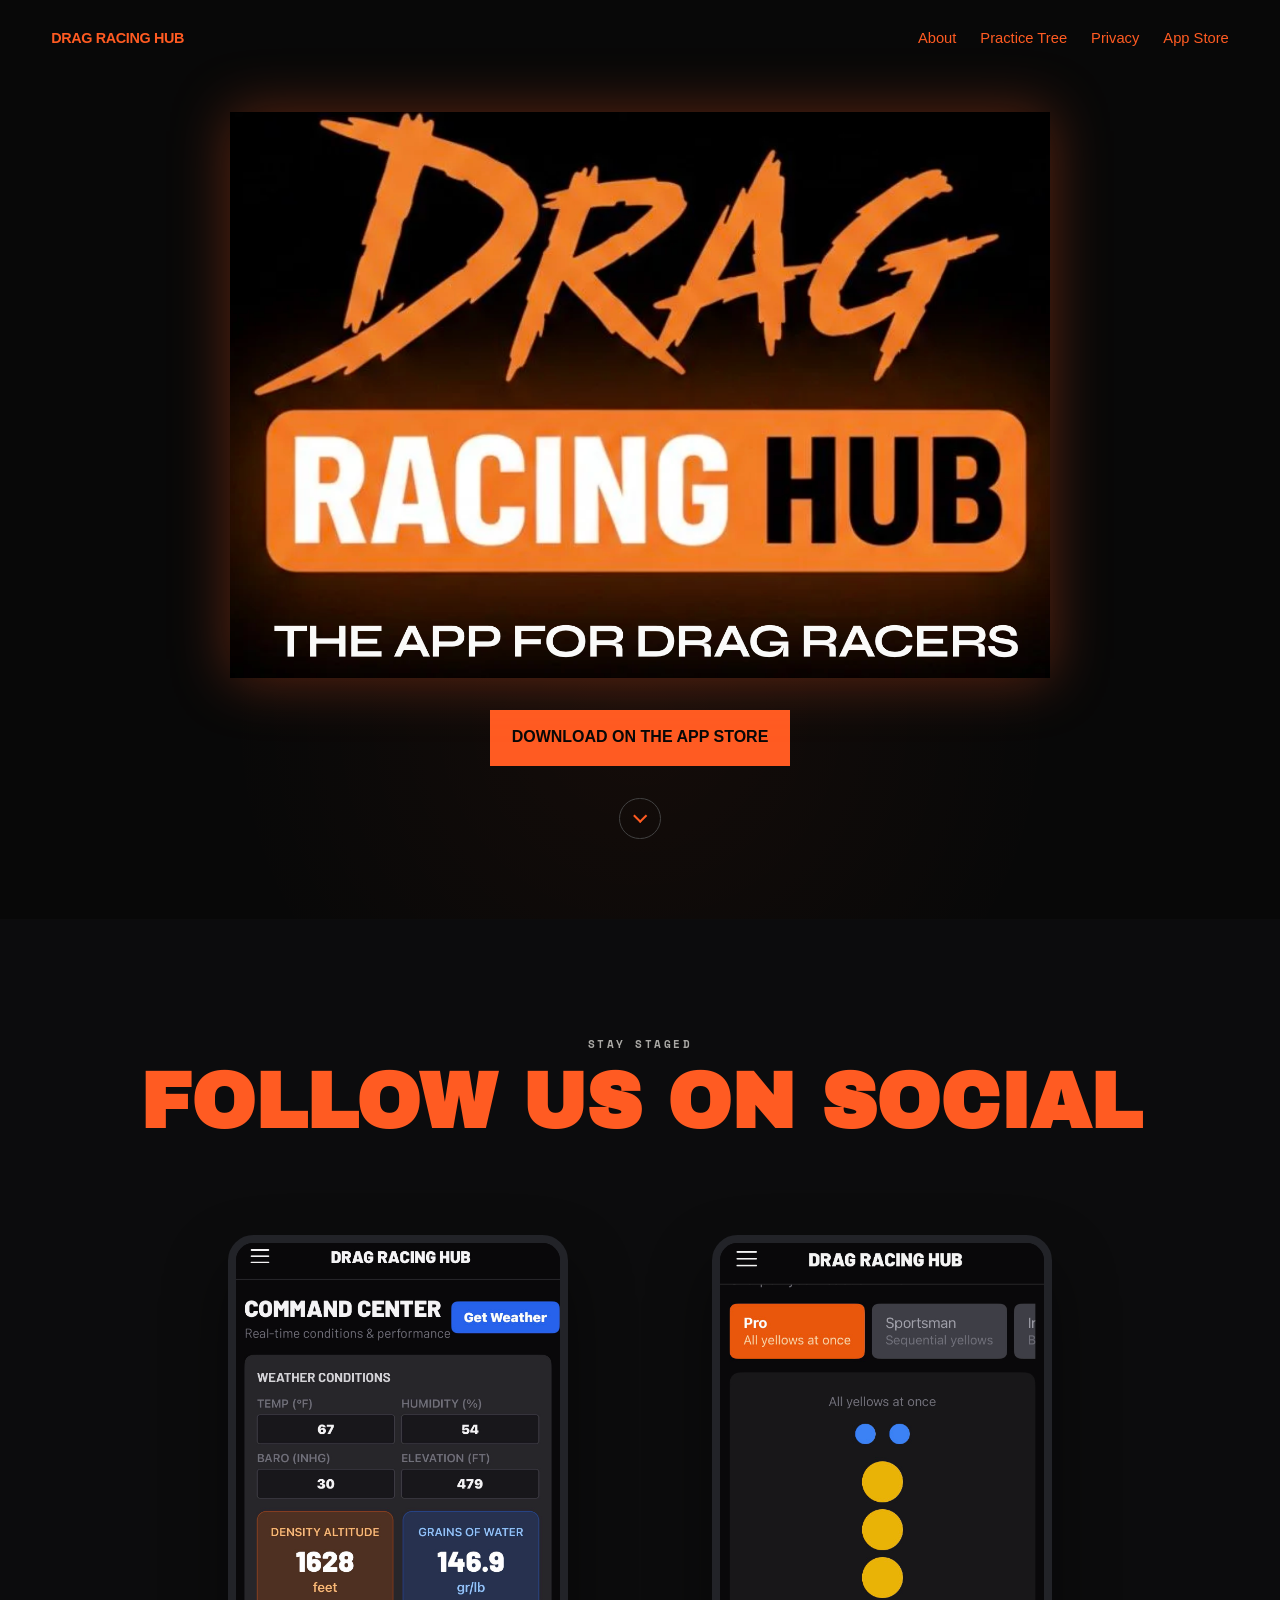
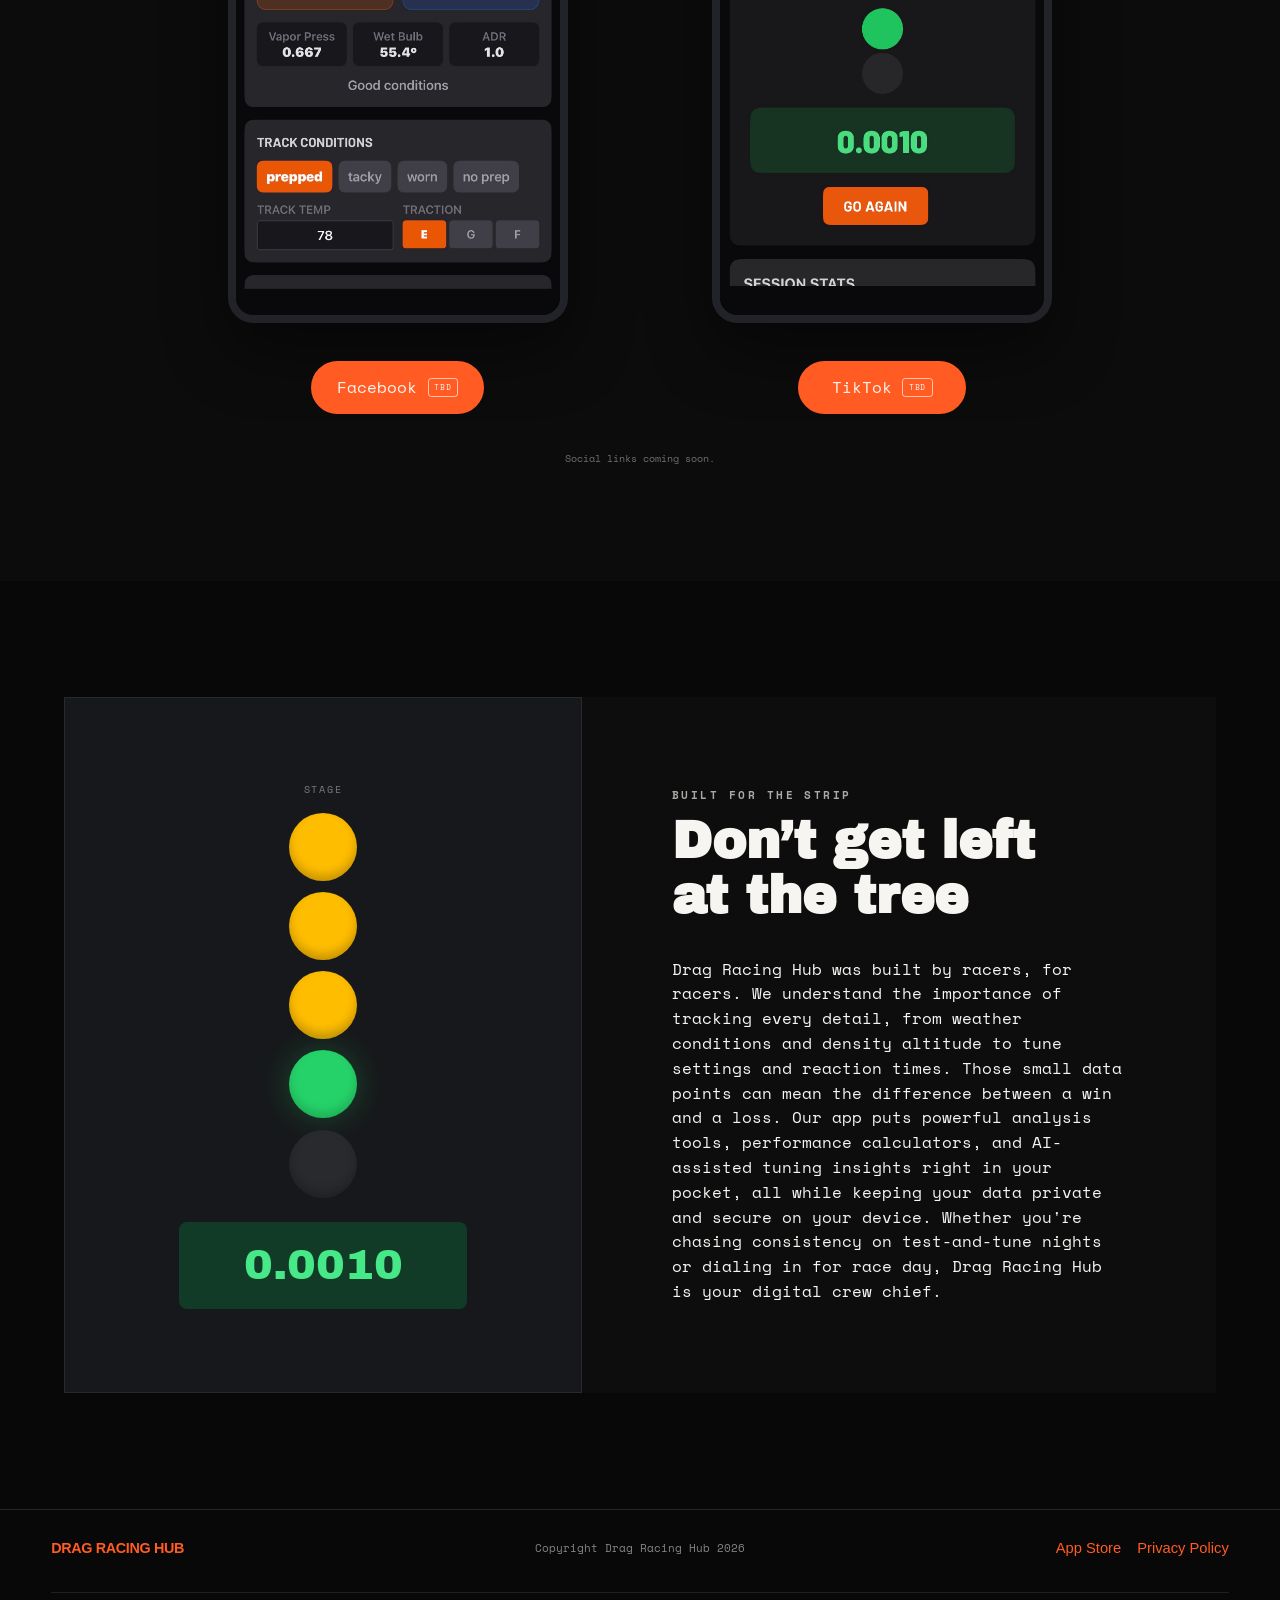
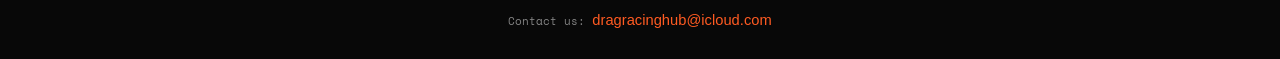
<file: index.html>
<!doctype html>
<html lang="en">
  <head>
    <meta charset="utf-8">
    <meta name="viewport" content="width=device-width, initial-scale=1">
    <meta name="description" content="Drag Racing Hub is the app for drag racers. It is a private, pocket-sized digital crew chief.">
    <title>Drag Racing Hub</title>
    <link rel="stylesheet" href="styles.css?v=20260923-6">
  </head>
  <body>
    <a class="skip-link" href="#main">Skip to content</a>

    <header class="site-header">
      <a class="wordmark" href="index.html" aria-label="Drag Racing Hub home">Drag Racing Hub</a>
      <nav aria-label="Primary navigation">
        <a href="#about">About</a>
        <a href="tree.html">Practice Tree</a>
        <a href="privacy.html">Privacy</a>
        <a href="https://apps.apple.com/us/app/drag-racing-hub/id6758586459">App Store</a>
      </nav>
    </header>

    <main id="main">
      <section class="hero" aria-labelledby="hero-title">
        <img class="hero-logo" src="assets/logo-lockup.png" alt="Drag Racing Hub  The app for drag racers">
        <h1 class="sr-only" id="hero-title">The app for drag racers</h1>
        <a class="app-store-button" href="https://apps.apple.com/us/app/drag-racing-hub/id6758586459">Download on the App Store</a>
        <a class="down-link" href="#social" aria-label="Continue to follow us on social">
          <span></span>
        </a>
      </section>

      <section class="social-section" id="social" aria-labelledby="social-title">
        <p class="eyebrow">Stay staged</p>
        <h2 id="social-title">Follow us on social</h2>

        <div class="social-grid">
          <article class="social-card" id="facebook">
            <div class="phone">
              <img src="assets/command-center.png" alt="Drag Racing Hub Command Center showing weather, density altitude, and track conditions">
            </div>
            <a class="social-button" href="#facebook" aria-label="Facebook link coming soon">
              Facebook <span>TBD</span>
            </a>
          </article>

          <article class="social-card" id="tiktok">
            <div class="phone">
              <img src="assets/practice-tree.png" alt="Drag Racing Hub Practice Tree showing Pro mode and a 0.0010 reaction time">
            </div>
            <a class="social-button" href="#tiktok" aria-label="TikTok link coming soon">
              TikTok <span>TBD</span>
            </a>
          </article>
        </div>
        <p class="placeholder-note">Social links coming soon.</p>
      </section>

      <section class="about-section" id="about" aria-labelledby="about-title">
        <div class="tree-wrap" aria-label="Drag racing Christmas tree showing a green light">
          <div class="tree-label">Stage</div>
          <div class="tree" aria-hidden="true">
            <span class="bulb amber"></span>
            <span class="bulb amber"></span>
            <span class="bulb amber"></span>
            <span class="bulb green"></span>
            <span class="bulb off"></span>
          </div>
          <div class="reaction-time">0.0010</div>
        </div>

        <div class="about-copy">
          <p class="eyebrow">Built for the strip</p>
          <h2 id="about-title">Don’t get left at the tree</h2>
          <p>Drag Racing Hub was built by racers, for racers. We understand the importance of tracking every detail, from weather conditions and density altitude to tune settings and reaction times. Those small data points can mean the difference between a win and a loss. Our app puts powerful analysis tools, performance calculators, and AI-assisted tuning insights right in your pocket, all while keeping your data private and secure on your device. Whether you're chasing consistency on test-and-tune nights or dialing in for race day, Drag Racing Hub is your digital crew chief.</p>
        </div>
      </section>
    </main>

    <footer class="site-footer">
      <a class="wordmark" href="index.html">Drag Racing Hub</a>
      <p>Copyright Drag Racing Hub 2026</p>
      <div class="footer-links">
        <a href="https://apps.apple.com/us/app/drag-racing-hub/id6758586459">App Store</a>
        <a href="privacy.html">Privacy Policy</a>
      </div>
      <p class="footer-contact">Contact us: <a href="mailto:dragracinghub@icloud.com">dragracinghub@icloud.com</a></p>
    </footer>
  </body>
</html>
</file>
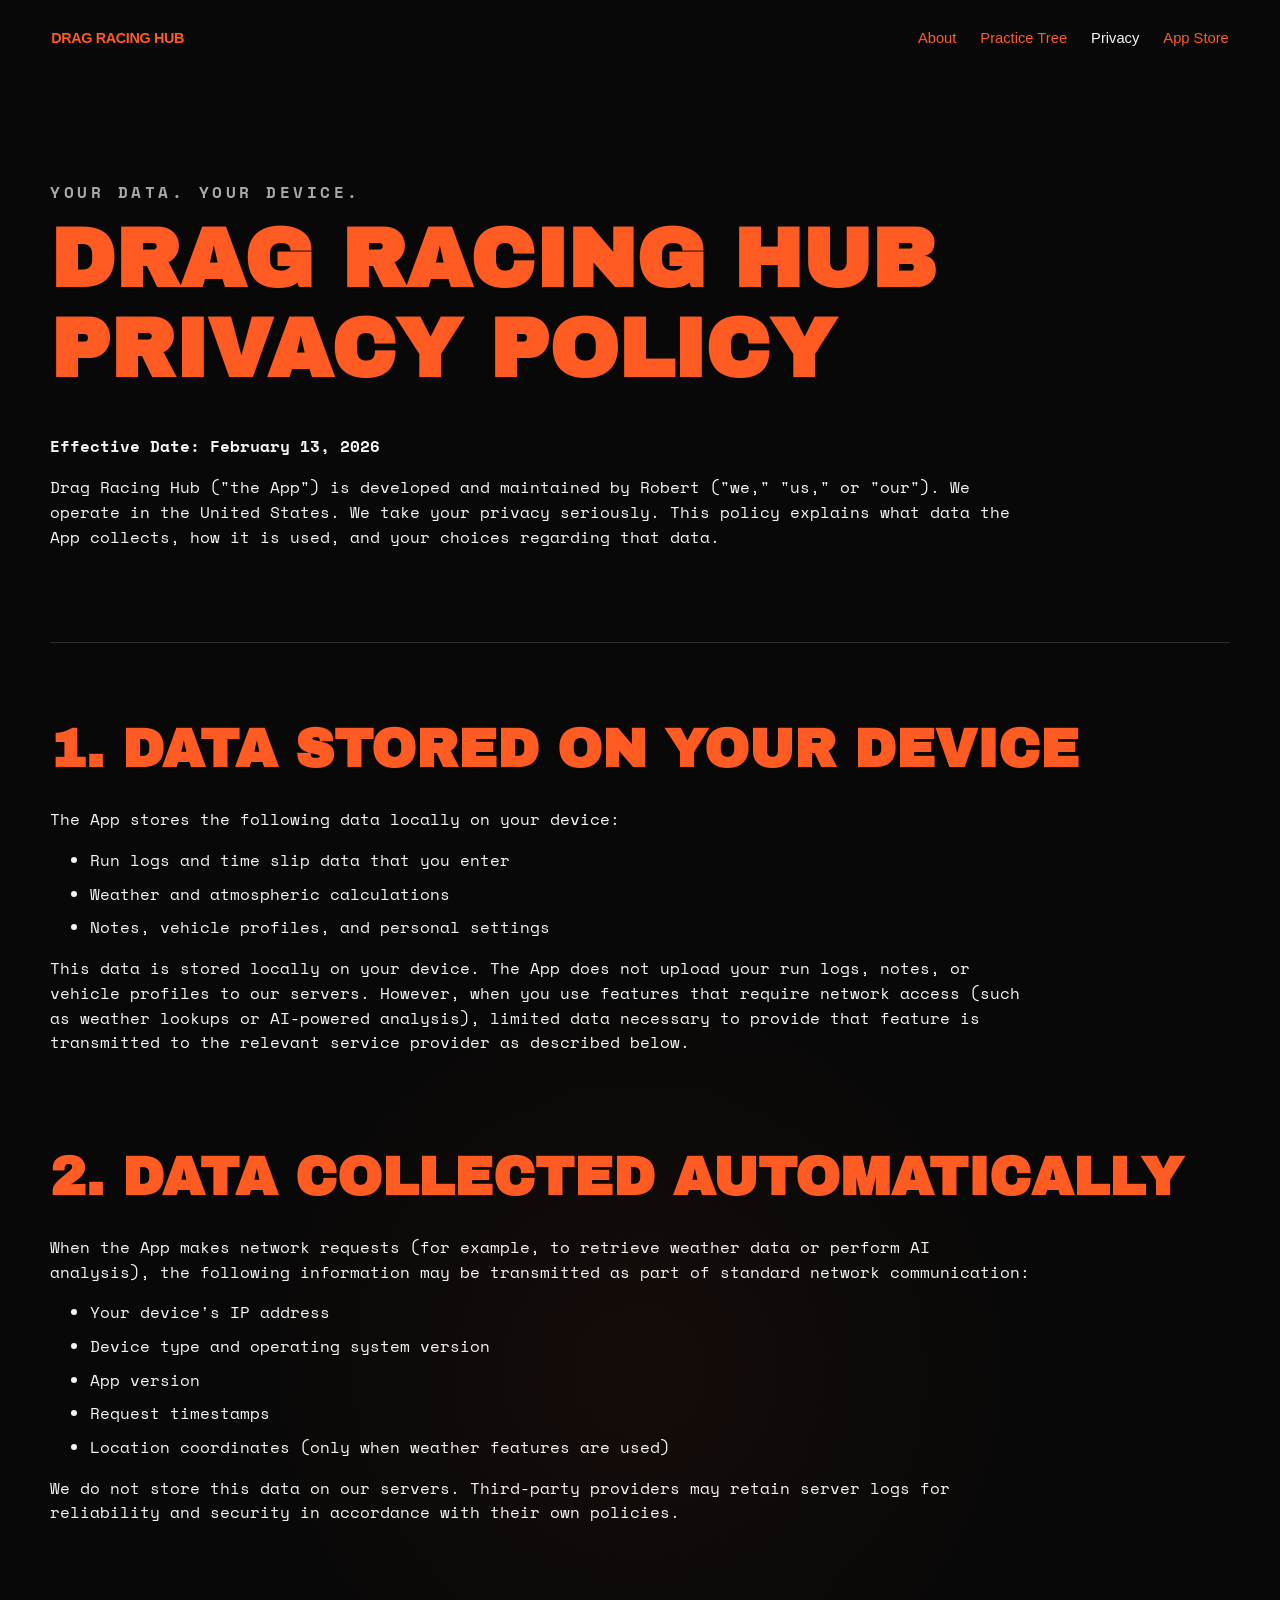
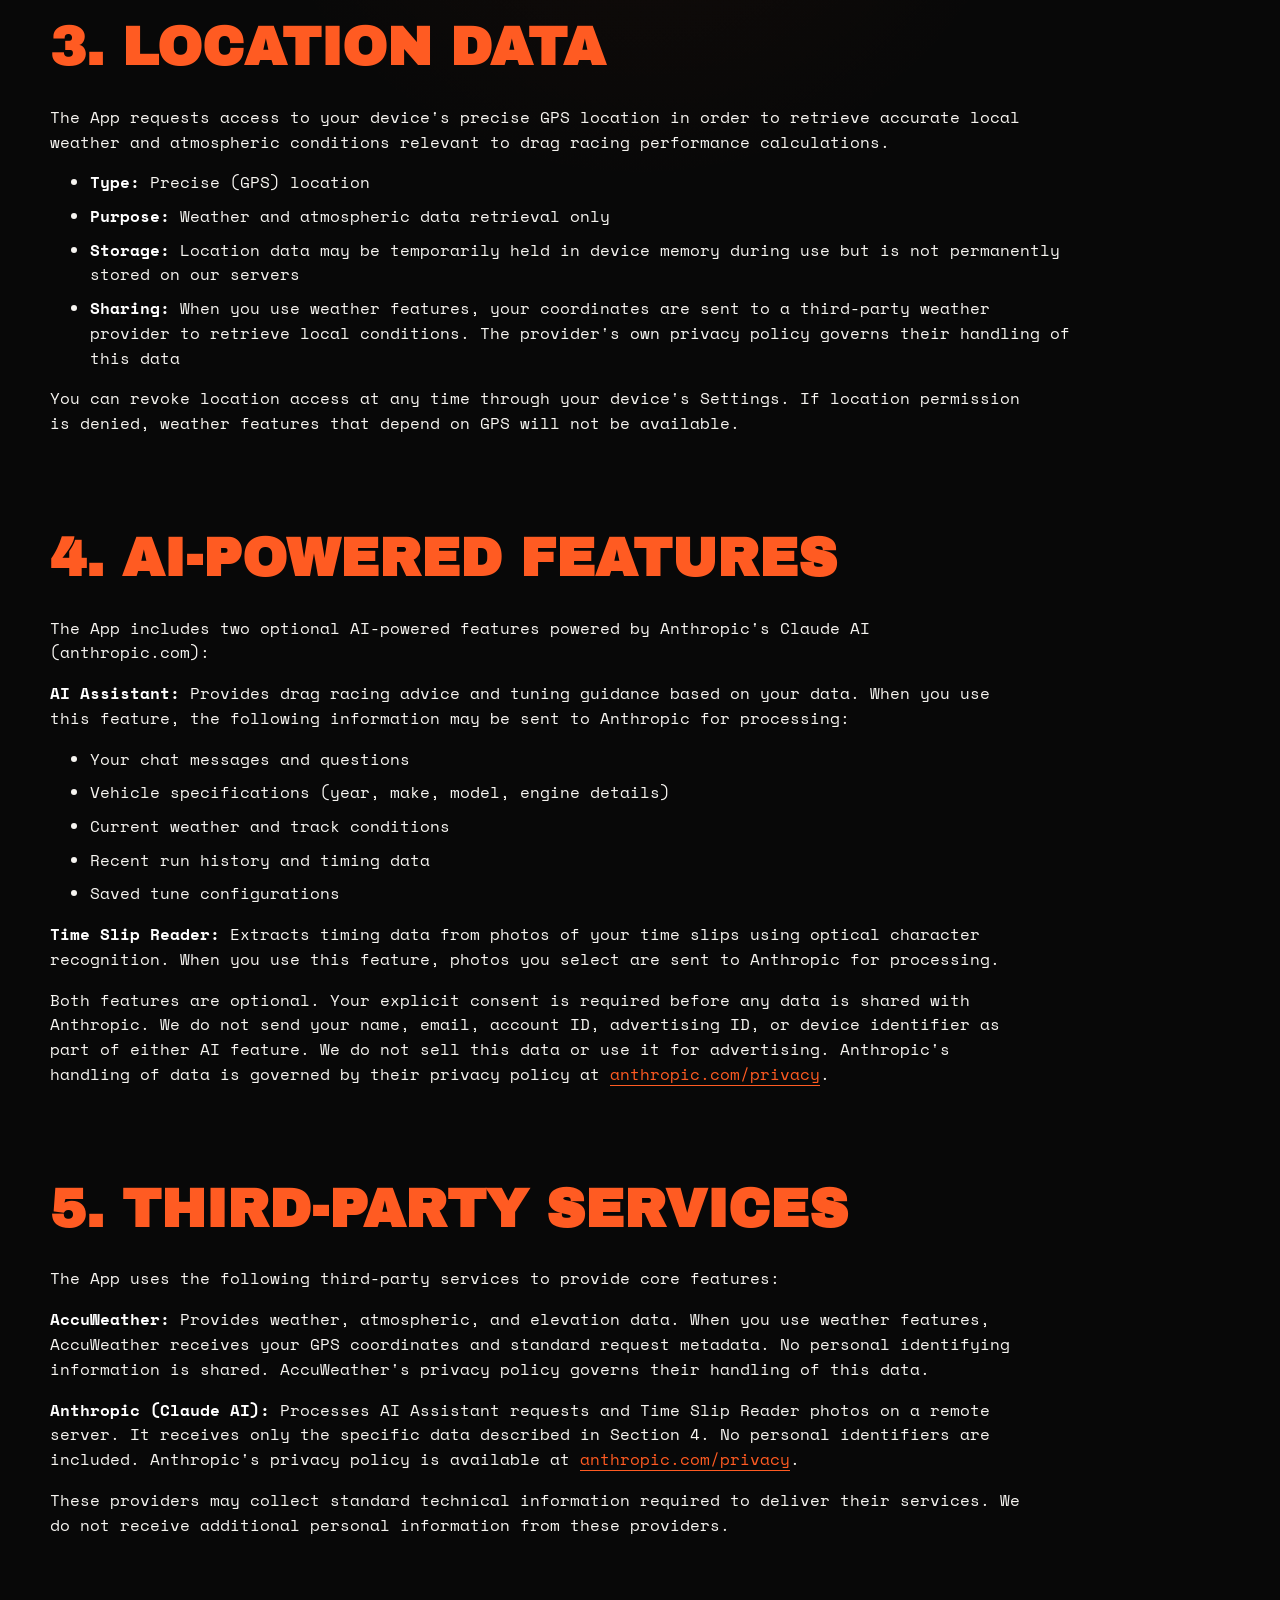
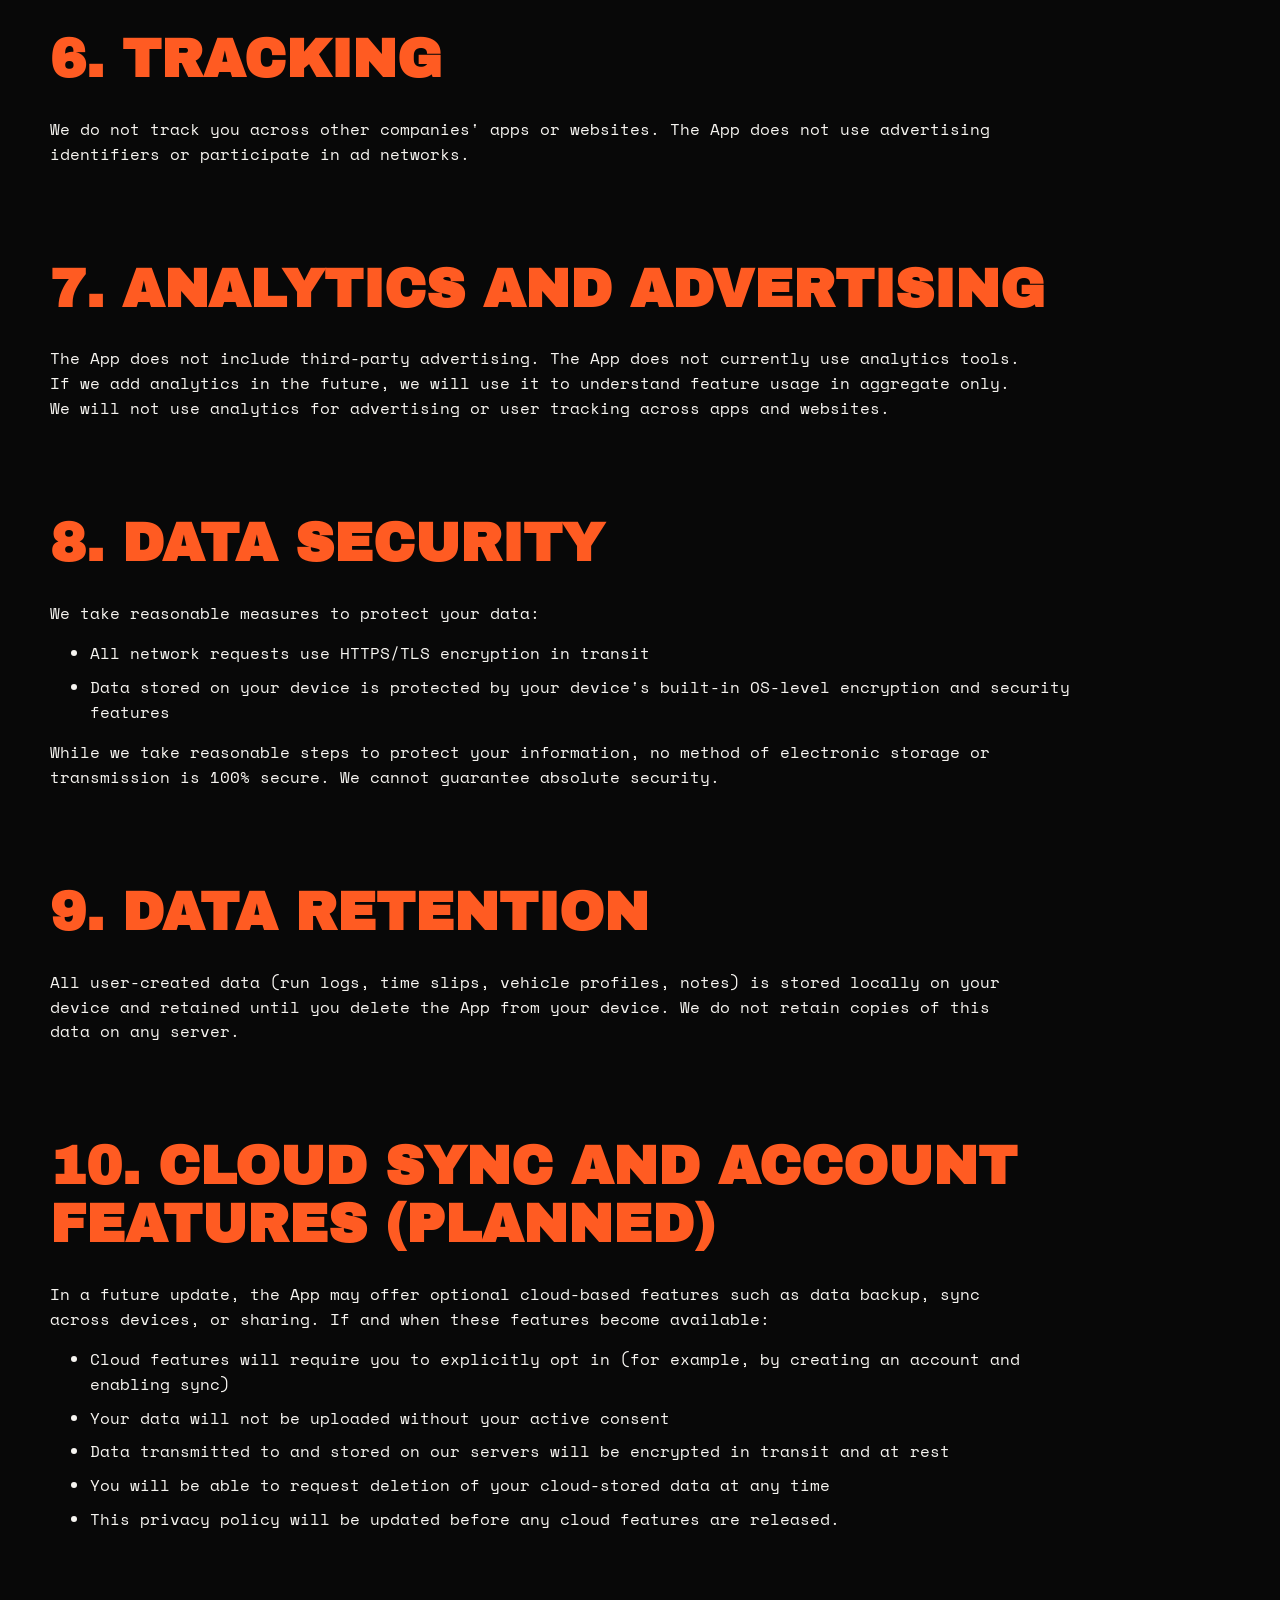
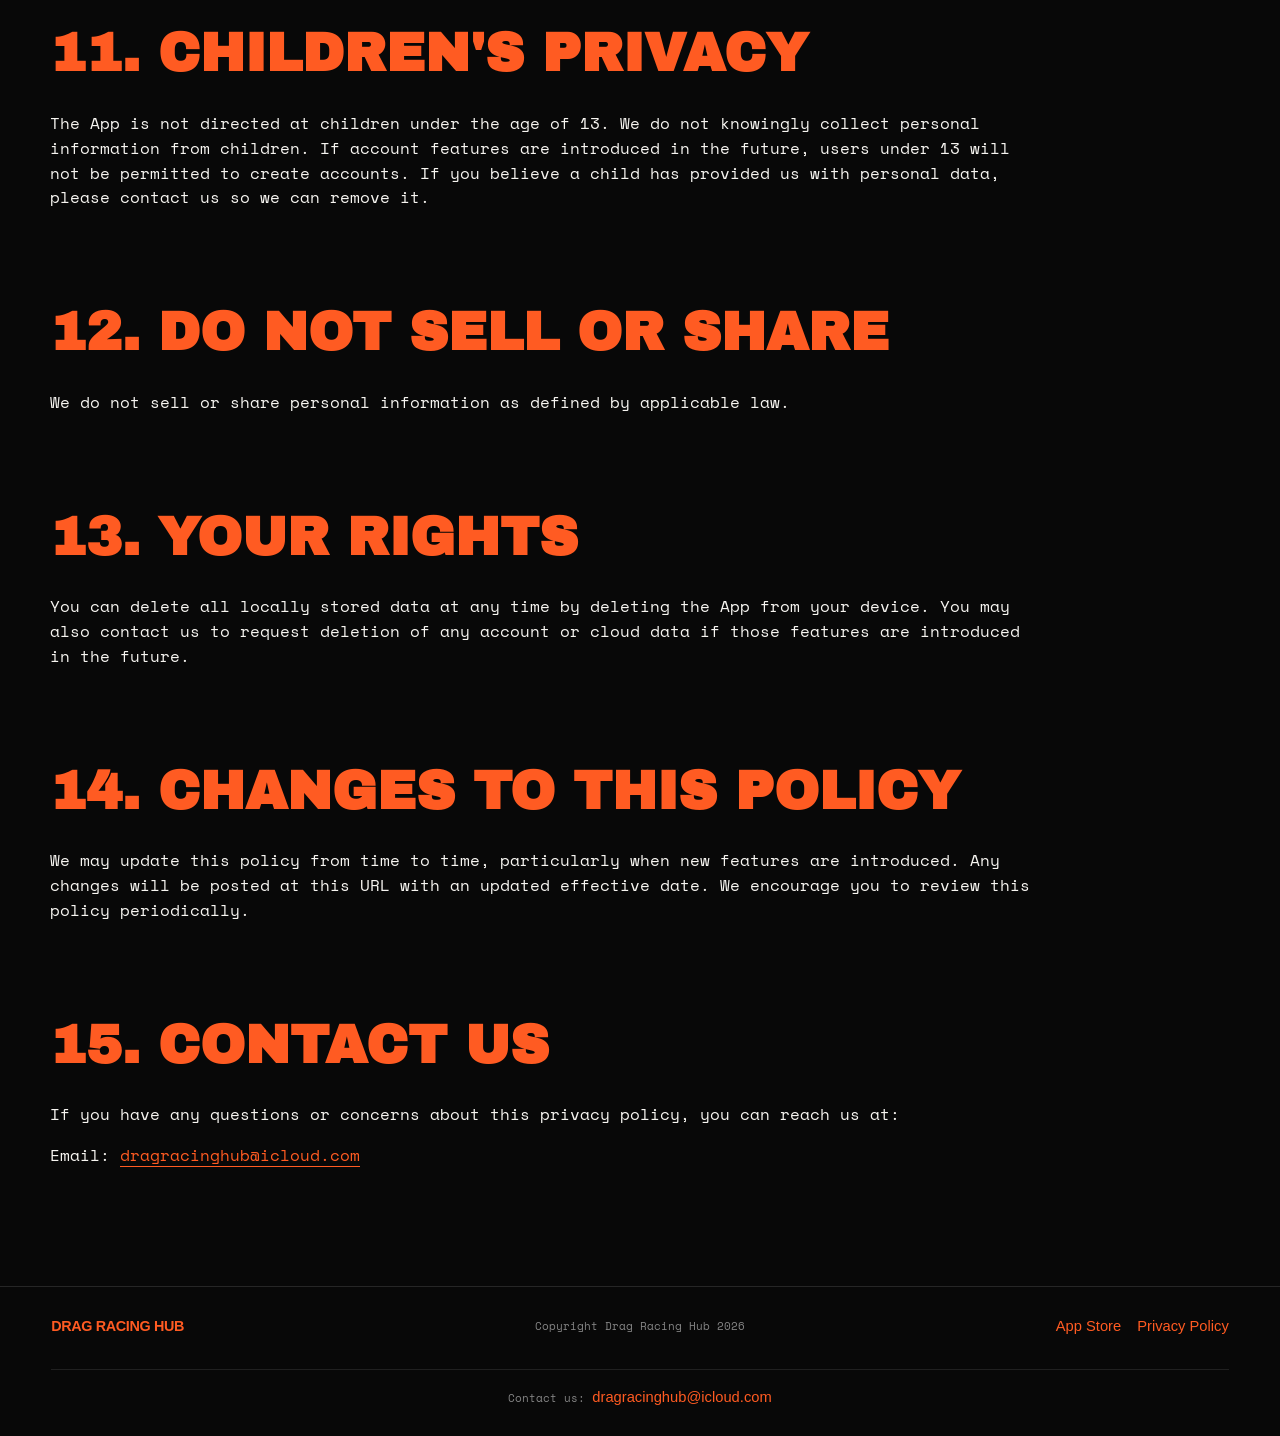
<file: privacy.html>
<!doctype html>
<html lang="en">
  <head>
    <meta charset="utf-8">
    <meta name="viewport" content="width=device-width, initial-scale=1">
    <meta name="description" content="Privacy Policy for the Drag Racing Hub app.">
    <title>Privacy Policy | Drag Racing Hub</title>
    <link rel="stylesheet" href="styles.css?v=20260923-6">
  </head>
  <body>
    <a class="skip-link" href="#main">Skip to content</a>

    <header class="site-header privacy-nav">
      <a class="wordmark" href="index.html" aria-label="Drag Racing Hub home">Drag Racing Hub</a>
      <nav aria-label="Primary navigation">
        <a href="index.html#about">About</a>
        <a href="tree.html">Practice Tree</a>
        <a href="privacy.html" aria-current="page">Privacy</a>
        <a href="https://apps.apple.com/us/app/drag-racing-hub/id6758586459">App Store</a>
      </nav>
    </header>

    <main class="policy" id="main">
      <header class="policy-header">
        <p class="eyebrow">Your data. Your device.</p>
        <h1>Drag Racing Hub Privacy Policy</h1>
        <p class="effective-date">Effective Date: February 13, 2026</p>
        <p>Drag Racing Hub ("the App") is developed and maintained by Robert ("we," "us," or "our"). We operate in the United States. We take your privacy seriously. This policy explains what data the App collects, how it is used, and your choices regarding that data.</p>
      </header>

      <section>
        <h2>1. Data stored on your device</h2>
        <p>The App stores the following data locally on your device:</p>
        <ul>
          <li>Run logs and time slip data that you enter</li>
          <li>Weather and atmospheric calculations</li>
          <li>Notes, vehicle profiles, and personal settings</li>
        </ul>
        <p>This data is stored locally on your device. The App does not upload your run logs, notes, or vehicle profiles to our servers. However, when you use features that require network access (such as weather lookups or AI-powered analysis), limited data necessary to provide that feature is transmitted to the relevant service provider as described below.</p>
      </section>

      <section>
        <h2>2. Data collected automatically</h2>
        <p>When the App makes network requests (for example, to retrieve weather data or perform AI analysis), the following information may be transmitted as part of standard network communication:</p>
        <ul>
          <li>Your device's IP address</li>
          <li>Device type and operating system version</li>
          <li>App version</li>
          <li>Request timestamps</li>
          <li>Location coordinates (only when weather features are used)</li>
        </ul>
        <p>We do not store this data on our servers. Third-party providers may retain server logs for reliability and security in accordance with their own policies.</p>
      </section>

      <section>
        <h2>3. Location data</h2>
        <p>The App requests access to your device's precise GPS location in order to retrieve accurate local weather and atmospheric conditions relevant to drag racing performance calculations.</p>
        <ul>
          <li><strong>Type:</strong> Precise (GPS) location</li>
          <li><strong>Purpose:</strong> Weather and atmospheric data retrieval only</li>
          <li><strong>Storage:</strong> Location data may be temporarily held in device memory during use but is not permanently stored on our servers</li>
          <li><strong>Sharing:</strong> When you use weather features, your coordinates are sent to a third-party weather provider to retrieve local conditions. The provider's own privacy policy governs their handling of this data</li>
        </ul>
        <p>You can revoke location access at any time through your device's Settings. If location permission is denied, weather features that depend on GPS will not be available.</p>
      </section>

      <section>
        <h2>4. AI-powered features</h2>
        <p>The App includes two optional AI-powered features powered by Anthropic's Claude AI (anthropic.com):</p>
        <p><strong>AI Assistant:</strong> Provides drag racing advice and tuning guidance based on your data. When you use this feature, the following information may be sent to Anthropic for processing:</p>
        <ul>
          <li>Your chat messages and questions</li>
          <li>Vehicle specifications (year, make, model, engine details)</li>
          <li>Current weather and track conditions</li>
          <li>Recent run history and timing data</li>
          <li>Saved tune configurations</li>
        </ul>
        <p><strong>Time Slip Reader:</strong> Extracts timing data from photos of your time slips using optical character recognition. When you use this feature, photos you select are sent to Anthropic for processing.</p>
        <p>Both features are optional. Your explicit consent is required before any data is shared with Anthropic. We do not send your name, email, account ID, advertising ID, or device identifier as part of either AI feature. We do not sell this data or use it for advertising. Anthropic's handling of data is governed by their privacy policy at <a href="https://www.anthropic.com/privacy" rel="noreferrer">anthropic.com/privacy</a>.</p>
      </section>

      <section>
        <h2>5. Third-party services</h2>
        <p>The App uses the following third-party services to provide core features:</p>
        <p><strong>AccuWeather:</strong> Provides weather, atmospheric, and elevation data. When you use weather features, AccuWeather receives your GPS coordinates and standard request metadata. No personal identifying information is shared. AccuWeather's privacy policy governs their handling of this data.</p>
        <p><strong>Anthropic (Claude AI):</strong> Processes AI Assistant requests and Time Slip Reader photos on a remote server. It receives only the specific data described in Section 4. No personal identifiers are included. Anthropic's privacy policy is available at <a href="https://www.anthropic.com/privacy" rel="noreferrer">anthropic.com/privacy</a>.</p>
        <p>These providers may collect standard technical information required to deliver their services. We do not receive additional personal information from these providers.</p>
      </section>

      <section>
        <h2>6. Tracking</h2>
        <p>We do not track you across other companies' apps or websites. The App does not use advertising identifiers or participate in ad networks.</p>
      </section>

      <section>
        <h2>7. Analytics and advertising</h2>
        <p>The App does not include third-party advertising. The App does not currently use analytics tools. If we add analytics in the future, we will use it to understand feature usage in aggregate only. We will not use analytics for advertising or user tracking across apps and websites.</p>
      </section>

      <section>
        <h2>8. Data security</h2>
        <p>We take reasonable measures to protect your data:</p>
        <ul>
          <li>All network requests use HTTPS/TLS encryption in transit</li>
          <li>Data stored on your device is protected by your device's built-in OS-level encryption and security features</li>
        </ul>
        <p>While we take reasonable steps to protect your information, no method of electronic storage or transmission is 100% secure. We cannot guarantee absolute security.</p>
      </section>

      <section>
        <h2>9. Data retention</h2>
        <p>All user-created data (run logs, time slips, vehicle profiles, notes) is stored locally on your device and retained until you delete the App from your device. We do not retain copies of this data on any server.</p>
      </section>

      <section>
        <h2>10. Cloud sync and account features (planned)</h2>
        <p>In a future update, the App may offer optional cloud-based features such as data backup, sync across devices, or sharing. If and when these features become available:</p>
        <ul>
          <li>Cloud features will require you to explicitly opt in (for example, by creating an account and enabling sync)</li>
          <li>Your data will not be uploaded without your active consent</li>
          <li>Data transmitted to and stored on our servers will be encrypted in transit and at rest</li>
          <li>You will be able to request deletion of your cloud-stored data at any time</li>
          <li>This privacy policy will be updated before any cloud features are released.</li>
        </ul>
      </section>

      <section>
        <h2>11. Children's privacy</h2>
        <p>The App is not directed at children under the age of 13. We do not knowingly collect personal information from children. If account features are introduced in the future, users under 13 will not be permitted to create accounts. If you believe a child has provided us with personal data, please contact us so we can remove it.</p>
      </section>

      <section>
        <h2>12. Do not sell or share</h2>
        <p>We do not sell or share personal information as defined by applicable law.</p>
      </section>

      <section>
        <h2>13. Your rights</h2>
        <p>You can delete all locally stored data at any time by deleting the App from your device. You may also contact us to request deletion of any account or cloud data if those features are introduced in the future.</p>
      </section>

      <section>
        <h2>14. Changes to this policy</h2>
        <p>We may update this policy from time to time, particularly when new features are introduced. Any changes will be posted at this URL with an updated effective date. We encourage you to review this policy periodically.</p>
      </section>

      <section>
        <h2>15. Contact us</h2>
        <p>If you have any questions or concerns about this privacy policy, you can reach us at:</p>
        <p>Email: <a href="mailto:dragracinghub@icloud.com">dragracinghub@icloud.com</a></p>
      </section>
    </main>

    <footer class="site-footer">
      <a class="wordmark" href="index.html">Drag Racing Hub</a>
      <p>Copyright Drag Racing Hub 2026</p>
      <div class="footer-links">
        <a href="https://apps.apple.com/us/app/drag-racing-hub/id6758586459">App Store</a>
        <a href="privacy.html" aria-current="page">Privacy Policy</a>
      </div>
      <p class="footer-contact">Contact us: <a href="mailto:dragracinghub@icloud.com">dragracinghub@icloud.com</a></p>
    </footer>
  </body>
</html>
</file>
<file: styles.css>
@import url("https://fonts.googleapis.com/css2?family=Archivo+Black&family=Space+Mono:wght@400;700&display=swap");

:root {
  --black: #080808;
  --panel: #17181b;
  --panel-light: #25262b;
  --orange: #ff5b22;
  --orange-warm: #ff741c;
  --white: #f7f5f1;
  --muted: #aaa9a5;
  --green: #25d269;
  --amber: #ffbd00;
  --blue: #2e6dea;
  --max-width: 1180px;
}

* {
  box-sizing: border-box;
}

html {
  background: var(--black);
  scroll-behavior: smooth;
}

body {
  margin: 0;
  background:
    radial-gradient(circle at 50% 22%, rgba(255, 91, 34, 0.05), transparent 26rem),
    var(--black);
  color: var(--white);
  font-family: "Space Mono", "Courier New", monospace;
  line-height: 1.55;
}

a {
  color: inherit;
  text-underline-offset: 0.3em;
}

.skip-link {
  position: fixed;
  z-index: 20;
  top: 0.5rem;
  left: 0.5rem;
  padding: 0.7rem 1rem;
  background: var(--white);
  color: var(--black);
  transform: translateY(-150%);
}

.skip-link:focus {
  transform: none;
}

.sr-only {
  position: absolute;
  width: 1px;
  height: 1px;
  padding: 0;
  overflow: hidden;
  clip: rect(0, 0, 0, 0);
  white-space: nowrap;
  border: 0;
}

.site-header,
.site-footer {
  width: 100%;
  display: flex;
  align-items: center;
  justify-content: space-between;
  gap: 2rem;
  padding: 1.7rem clamp(1.4rem, 4vw, 4rem);
}

.site-header {
  position: absolute;
  z-index: 10;
  top: 0;
  left: 0;
}

.site-header nav {
  display: flex;
  flex-wrap: wrap;
  justify-content: flex-end;
  gap: 0.65rem 1.5rem;
}

.wordmark {
  color: var(--orange);
  font-family: Arial, Helvetica, sans-serif;
  font-size: 0.9rem;
  font-weight: 800;
  letter-spacing: -0.025em;
  text-decoration: none;
  text-transform: uppercase;
}

.site-header nav a,
.site-footer > a:not(.wordmark),
.footer-links a,
.footer-contact a {
  color: var(--orange);
  font-family: Arial, Helvetica, sans-serif;
  font-size: 0.92rem;
  text-decoration: none;
}

.site-header nav a[aria-current="page"] {
  color: var(--white);
}

.site-header nav a:hover,
.site-header nav a:focus-visible,
.site-footer a:hover,
.site-footer a:focus-visible {
  color: var(--white);
}

.hero {
  min-height: 100svh;
  display: grid;
  place-content: center;
  justify-items: center;
  padding: 7rem 1.25rem 5rem;
  overflow: hidden;
  text-align: center;
}

.hero-logo {
  width: min(88vw, 820px);
  height: auto;
  display: block;
  filter: drop-shadow(0 0 1.8rem rgba(255, 91, 34, 0.35));
}

.app-store-button {
  margin-top: 2rem;
  padding: 0.85rem 1.25rem;
  border: 2px solid var(--orange);
  background: var(--orange);
  color: var(--black);
  font-family: Arial, Helvetica, sans-serif;
  font-weight: 800;
  text-decoration: none;
  text-transform: uppercase;
}

.app-store-button:hover,
.app-store-button:focus-visible {
  background: var(--white);
  border-color: var(--white);
}

.down-link {
  width: 2.6rem;
  height: 2.6rem;
  display: grid;
  place-items: center;
  margin-top: 2rem;
  border: 1px solid #424242;
  border-radius: 50%;
}

.down-link span {
  width: 0.65rem;
  height: 0.65rem;
  border-right: 2px solid var(--orange);
  border-bottom: 2px solid var(--orange);
  transform: translateY(-2px) rotate(45deg);
}

.social-section {
  padding: clamp(5rem, 9vw, 8rem) clamp(1.25rem, 4vw, 4rem);
  background: #0c0c0d;
  text-align: center;
}

.eyebrow {
  margin: 0 0 0.65rem;
  color: var(--muted);
  font-size: 0.7rem;
  font-weight: 700;
  letter-spacing: 0.22em;
  text-transform: uppercase;
}

.social-section h2,
.about-copy h2,
.policy h1,
.policy h2 {
  margin: 0;
  color: var(--orange);
  font-family: "Archivo Black", Arial, sans-serif;
  line-height: 1.08;
  text-transform: uppercase;
}

.social-section h2 {
  font-size: clamp(2.5rem, 6vw, 5.2rem);
}

.social-grid {
  width: min(100%, 880px);
  display: grid;
  grid-template-columns: repeat(2, minmax(0, 1fr));
  gap: clamp(2rem, 7vw, 7rem);
  margin: clamp(3.5rem, 7vw, 6.5rem) auto 0;
}

.social-card {
  min-width: 0;
}

.phone {
  width: min(100%, 340px);
  aspect-ratio: 506 / 1024;
  margin: 0 auto;
  padding: 0;
  overflow: hidden;
  border: 0.55rem solid #222328;
  border-radius: 1.6rem;
  background: #09090b;
  box-shadow: 0 1.8rem 4rem rgba(0, 0, 0, 0.45);
}

.phone img {
  width: 100%;
  height: 100%;
  display: block;
  object-fit: cover;
  object-position: top;
}

.social-button,
.outline-button {
  display: inline-flex;
  align-items: center;
  justify-content: center;
  margin-top: 2.4rem;
  border: 2px solid var(--orange);
  text-decoration: none;
}

.social-button {
  min-width: 10.5rem;
  gap: 0.65rem;
  padding: 0.75rem 1.5rem;
  border-radius: 999px;
  background: var(--orange);
  color: var(--white);
  font-size: 1rem;
}

.social-button span {
  padding: 0.15rem 0.35rem;
  border: 1px solid rgba(255, 255, 255, 0.65);
  border-radius: 0.2rem;
  font-size: 0.48rem;
  letter-spacing: 0.1em;
}

.social-button:hover,
.social-button:focus-visible {
  background: transparent;
}

.placeholder-note {
  margin: 2.25rem 0 0;
  color: #707070;
  font-size: 0.65rem;
}

.about-section {
  width: min(100%, 1320px);
  display: grid;
  grid-template-columns: minmax(300px, 0.9fr) minmax(350px, 1.1fr);
  align-items: stretch;
  margin: 0 auto;
  padding: clamp(5rem, 9vw, 9rem) clamp(1.25rem, 5vw, 5rem);
}

.tree-wrap {
  display: flex;
  flex-direction: column;
  align-items: center;
  justify-content: center;
  padding: 3rem 2rem;
  border: 1px solid #28292d;
  background: var(--panel);
}

.tree-label {
  margin-bottom: 1rem;
  color: #797a7e;
  font-size: 0.65rem;
  letter-spacing: 0.18em;
  text-transform: uppercase;
}

.tree {
  display: flex;
  flex-direction: column;
  gap: 0.7rem;
}

.bulb {
  width: clamp(3rem, 6vw, 4.25rem);
  aspect-ratio: 1;
  display: block;
  border-radius: 50%;
  box-shadow: inset 0 -0.35rem 0.6rem rgba(0, 0, 0, 0.22);
}

.bulb.amber {
  background: var(--amber);
}

.bulb.green {
  background: var(--green);
  box-shadow: 0 0 2rem rgba(37, 210, 105, 0.28), inset 0 -0.35rem 0.6rem rgba(0, 0, 0, 0.16);
}

.bulb.off {
  background: #292a2d;
}

.reaction-time {
  width: min(100%, 18rem);
  margin-top: 1.5rem;
  padding: 0.65rem 1rem;
  border-radius: 0.5rem;
  background: #113b27;
  color: #47e887;
  font-family: "Archivo Black", Arial, sans-serif;
  font-size: clamp(1.7rem, 4vw, 2.7rem);
  text-align: center;
}

.about-copy {
  display: flex;
  flex-direction: column;
  align-items: flex-start;
  justify-content: center;
  padding: clamp(2.5rem, 7vw, 6.5rem);
  background: #0d0d0e;
}

.about-copy h2 {
  max-width: 12ch;
  color: var(--white);
  font-size: clamp(2rem, 4vw, 4rem);
  text-transform: none;
}

.about-copy > p:not(.eyebrow) {
  max-width: 55ch;
  margin: 2rem 0 0;
  font-size: clamp(0.82rem, 1.25vw, 1rem);
}

.outline-button {
  padding: 0.8rem 1.4rem;
  color: var(--orange);
  font-family: Arial, Helvetica, sans-serif;
  font-weight: 700;
  text-transform: uppercase;
}

.outline-button:hover,
.outline-button:focus-visible {
  background: var(--orange);
  color: var(--black);
}

.site-footer {
  min-height: 9rem;
  display: grid;
  grid-template-columns: 1fr auto 1fr;
  border-top: 1px solid #262626;
  color: #858585;
  font-size: 0.7rem;
}

.site-footer > a:not(.wordmark) {
  justify-self: end;
}

.footer-links {
  display: flex;
  justify-content: flex-end;
  gap: 1rem;
}

.site-footer p {
  margin: 0;
}

.footer-contact {
  grid-column: 1 / -1;
  width: 100%;
  padding-top: 1rem;
  border-top: 1px solid #202020;
  text-align: center;
}

.privacy-nav {
  position: relative;
}

.policy {
  width: min(100% - 2.5rem, 1180px);
  margin: 0 auto;
  padding: clamp(4rem, 8vw, 7rem) 0;
}

.policy-header {
  padding-bottom: clamp(3rem, 6vw, 5rem);
  border-bottom: 1px solid #2c2c2c;
}

.policy h1 {
  max-width: 18ch;
  font-size: clamp(2.5rem, 6.5vw, 5.6rem);
}

.policy .effective-date {
  margin-top: 2.5rem;
  color: var(--white);
  font-weight: 700;
}

.policy section {
  max-width: 74rem;
  padding: clamp(3rem, 6vw, 5.5rem) 0 0;
}

.policy h2 {
  margin-bottom: 1.8rem;
  font-size: clamp(1.8rem, 4.2vw, 3.65rem);
}

.policy p,
.policy li {
  max-width: 98ch;
  font-size: clamp(0.82rem, 1.4vw, 1rem);
}

.policy li + li {
  margin-top: 0.55rem;
}

.policy strong {
  color: white;
}

.policy a {
  color: var(--orange);
}

.practice-nav {
  position: relative;
}

.practice-page {
  width: min(100% - 2.5rem, var(--max-width));
  margin: 0 auto;
  padding: clamp(3rem, 7vw, 6rem) 0 clamp(5rem, 9vw, 8rem);
}

.practice-header {
  max-width: 58rem;
  margin-bottom: clamp(2.5rem, 6vw, 5rem);
}

.practice-header h1 {
  margin: 0;
  color: var(--orange);
  font-family: "Archivo Black", Arial, sans-serif;
  font-size: clamp(3rem, 8vw, 7rem);
  line-height: 0.95;
  text-transform: uppercase;
}

.practice-header > p:last-child {
  max-width: 62ch;
  margin: 1.6rem 0 0;
  color: var(--muted);
}

.practice-console {
  display: grid;
  grid-template-columns: minmax(17rem, 0.8fr) minmax(20rem, 1.2fr);
  border: 1px solid #292a2d;
  background: var(--panel);
  box-shadow: 0 2rem 6rem rgba(0, 0, 0, 0.35);
}

.practice-controls {
  display: flex;
  flex-direction: column;
  padding: clamp(2rem, 5vw, 4.5rem);
  background: #0d0d0e;
}

.practice-controls fieldset {
  display: grid;
  gap: 0.75rem;
  margin: 0;
  padding: 0;
  border: 0;
}

.practice-controls legend {
  margin-bottom: 0.8rem;
  color: var(--muted);
  font-size: 0.68rem;
  font-weight: 700;
  letter-spacing: 0.2em;
  text-transform: uppercase;
}

.practice-controls label {
  display: grid;
  grid-template-columns: auto 1fr;
  gap: 0 0.75rem;
  align-items: center;
  padding: 1rem;
  border: 1px solid #34353a;
  cursor: pointer;
}

.practice-controls label:has(input:checked) {
  border-color: var(--orange);
  background: rgba(255, 91, 34, 0.08);
}

.practice-controls input {
  grid-row: 1 / 3;
  width: 1.1rem;
  height: 1.1rem;
  accent-color: var(--orange);
}

.practice-controls label span {
  color: var(--white);
  font-family: Arial, Helvetica, sans-serif;
  font-weight: 800;
  text-transform: uppercase;
}

.practice-controls label small {
  color: var(--muted);
  font-size: 0.68rem;
}

.practice-instructions {
  margin: clamp(2.5rem, 5vw, 4rem) 0;
}

.practice-instructions h2 {
  margin: 0;
  font-family: "Archivo Black", Arial, sans-serif;
  font-size: clamp(1.6rem, 3vw, 2.5rem);
  line-height: 1.05;
  text-transform: uppercase;
}

.practice-instructions p {
  margin: 1rem 0 0;
  color: var(--muted);
  font-size: 0.8rem;
}

.practice-actions {
  display: grid;
  width: min(100%, 22rem);
  margin-top: 1.5rem;
}

.tree-button {
  min-height: 3.4rem;
  border: 2px solid var(--orange);
  border-radius: 0;
  font-family: Arial, Helvetica, sans-serif;
  font-weight: 800;
  letter-spacing: 0.04em;
  text-transform: uppercase;
  touch-action: none;
  user-select: none;
  -webkit-user-select: none;
  cursor: pointer;
}

.tree-button-primary {
  background: var(--orange);
  color: var(--black);
}

.tree-button.is-held {
  border-color: var(--green);
  background: #0b2c1c;
  color: var(--green);
}

.tree-button:hover:not(:disabled),
.tree-button:focus-visible {
  background: var(--white);
  color: var(--black);
}

.practice-tree-panel {
  display: flex;
  flex-direction: column;
  align-items: center;
  justify-content: center;
  min-height: 39rem;
  padding: clamp(1.5rem, 4vw, 3rem);
  background:
    radial-gradient(circle at center, rgba(255, 91, 34, 0.06), transparent 18rem),
    var(--panel);
}

.practice-tree {
  position: relative;
  display: grid;
  gap: 0.42rem;
  padding: 0.75rem;
}

.practice-tree::after {
  position: absolute;
  z-index: 0;
  top: 0;
  bottom: -1.5rem;
  left: 50%;
  width: 0.45rem;
  background: #4b4c50;
  content: "";
  transform: translateX(-50%);
}

.tree-crossbar {
  position: relative;
  z-index: 1;
  display: flex;
  justify-content: center;
  gap: 1.8rem;
  padding: 0.14rem 0.5rem;
  background: #3b3c40;
  box-shadow: 0 0.2rem 0 #202124;
}

.tree-lamp {
  width: clamp(2.35rem, 5vw, 3.5rem);
  aspect-ratio: 1;
  display: block;
  border: 0.28rem solid #111214;
  border-radius: 50%;
  background: #242529;
  box-shadow: inset 0 0.25rem 0.65rem rgba(0, 0, 0, 0.9);
}

.tree-lamp.small-lamp {
  width: clamp(1.4rem, 3.4vw, 2rem);
  margin-inline: 0.73rem;
}

.tree-lamp.small-lamp.is-on {
  background: #f5f0df;
  box-shadow: 0 0 1.2rem rgba(247, 242, 221, 0.55);
}

.amber-lamp.is-on {
  background: var(--amber);
  box-shadow: 0 0 1.6rem rgba(255, 189, 0, 0.7);
}

.green-lamp.is-on {
  background: var(--green);
  box-shadow: 0 0 2rem rgba(37, 210, 105, 0.75);
}

.red-lamp.is-on {
  background: #f23a35;
  box-shadow: 0 0 2rem rgba(242, 58, 53, 0.75);
}

.tree-readout {
  width: min(100%, 22rem);
  margin-top: 1rem;
  padding: 0.75rem 1rem 1rem;
  border: 1px solid #245a3b;
  background: #0b2c1c;
  color: #4dea8a;
  text-align: center;
}

.tree-readout span {
  display: block;
  font-size: 0.58rem;
  font-weight: 700;
  letter-spacing: 0.18em;
  text-transform: uppercase;
}

.tree-readout output {
  display: block;
  font-family: "Archivo Black", Arial, sans-serif;
  font-size: clamp(2.3rem, 6vw, 4rem);
  line-height: 1.1;
}

.tree-readout output.red-light {
  color: #ff625d;
}

.tree-status {
  min-height: 2.5em;
  margin: 1rem 0 0;
  color: var(--muted);
  font-size: 0.72rem;
  text-align: center;
}

.score-entry {
  width: min(100%, 22rem);
  margin-top: 1rem;
  padding: 1.25rem;
  border: 1px solid var(--orange);
  background: #0d0d0e;
}

.score-entry[hidden] {
  display: none;
}

.score-entry .eyebrow {
  color: var(--orange);
}

.score-entry h3 {
  margin: 0;
  font-family: "Archivo Black", Arial, sans-serif;
  font-size: 1.35rem;
  line-height: 1.1;
  text-transform: uppercase;
}

.score-entry > p:not(.eyebrow) {
  margin: 0.6rem 0 1rem;
  color: var(--muted);
  font-size: 0.72rem;
}

.score-entry form {
  display: grid;
  gap: 0.65rem;
}

.score-entry label {
  color: var(--white);
  font-family: Arial, Helvetica, sans-serif;
  font-size: 0.72rem;
  font-weight: 700;
  text-transform: uppercase;
}

.score-entry input {
  min-width: 0;
  min-height: 2.9rem;
  padding: 0.65rem 0.75rem;
  border: 1px solid #4a4b50;
  border-radius: 0;
  outline: 0;
  background: var(--panel);
  color: var(--white);
  font: inherit;
}

.score-entry input:focus {
  border-color: var(--orange);
  box-shadow: 0 0 0 2px rgba(255, 91, 34, 0.18);
}

.score-entry-actions {
  display: grid;
  grid-template-columns: 1fr auto;
  gap: 0.6rem;
}

.score-entry-actions button {
  min-height: 2.8rem;
  padding: 0.6rem 1rem;
  border: 1px solid var(--orange);
  border-radius: 0;
  background: var(--orange);
  color: var(--black);
  font-family: Arial, Helvetica, sans-serif;
  font-weight: 800;
  text-transform: uppercase;
  cursor: pointer;
}

.score-entry-actions button:last-child {
  background: transparent;
  color: var(--orange);
}

.score-entry-actions button:hover,
.score-entry-actions button:focus-visible {
  border-color: var(--white);
  background: var(--white);
  color: var(--black);
}

.score-entry-actions button:disabled {
  opacity: 0.55;
  cursor: wait;
}

.score-feedback {
  min-height: 1.5em;
  margin: 0;
  color: var(--muted);
  font-size: 0.68rem;
}

.score-feedback.is-error {
  color: #ff7b76;
}

.leaderboard {
  margin-top: clamp(2rem, 5vw, 4rem);
  padding: clamp(1.5rem, 4vw, 3.5rem);
  border: 1px solid #292a2d;
  background: #0d0d0e;
  box-shadow: 0 2rem 6rem rgba(0, 0, 0, 0.25);
}

.leaderboard-header {
  display: grid;
  grid-template-columns: minmax(0, 1fr) minmax(14rem, 0.65fr);
  gap: 1rem clamp(2rem, 6vw, 6rem);
  align-items: end;
  padding-bottom: 1.5rem;
  border-bottom: 1px solid #2d2e32;
}

.leaderboard-header .eyebrow {
  grid-column: 1 / -1;
  margin-bottom: -0.35rem;
}

.leaderboard-header h2 {
  margin: 0;
  color: var(--orange);
  font-family: "Archivo Black", Arial, sans-serif;
  font-size: clamp(1.8rem, 4vw, 3.4rem);
  line-height: 1;
  text-transform: uppercase;
}

.leaderboard-header > p:last-child {
  margin: 0;
  color: var(--muted);
  font-size: 0.78rem;
}

.leaderboard-state {
  margin: 1.5rem 0 0;
  padding: 1.2rem;
  border: 1px solid #34353a;
  color: var(--muted);
  font-size: 0.75rem;
  text-align: center;
}

.leaderboard-list {
  display: grid;
  gap: 0.55rem;
  margin: 1.5rem 0 0;
  padding: 0;
  list-style: none;
}

.leaderboard-list[hidden] {
  display: none;
}

.leaderboard-entry {
  display: grid;
  grid-template-columns: 2.25rem minmax(0, 1fr) auto;
  gap: 0.15rem 0.8rem;
  align-items: center;
  padding: 0.8rem 1rem;
  border: 1px solid #34353a;
  background: var(--panel);
}

.leaderboard-rank {
  grid-row: 1 / 3;
  color: var(--muted);
  font-family: "Archivo Black", Arial, sans-serif;
  font-size: 1.1rem;
}

.leaderboard-name {
  overflow: hidden;
  font-family: Arial, Helvetica, sans-serif;
  font-weight: 800;
  text-overflow: ellipsis;
  white-space: nowrap;
}

.leaderboard-time {
  grid-row: 1 / 3;
  grid-column: 3;
  color: var(--green);
  font-family: "Archivo Black", Arial, sans-serif;
  font-size: clamp(1.25rem, 3vw, 2rem);
}

.leaderboard-meta {
  color: var(--muted);
  font-size: 0.65rem;
  text-transform: uppercase;
}

.leaderboard-entry:nth-child(-n + 3) {
  border-color: rgba(255, 91, 34, 0.65);
}

.leaderboard-entry:nth-child(-n + 3) .leaderboard-rank {
  color: var(--orange);
}

@media (max-width: 760px) {
  .site-header {
    padding-block: 1.25rem;
  }

  .hero {
    min-height: 90svh;
  }

  .hero-logo {
    width: min(95vw, 650px);
  }

  .social-grid,
  .about-section,
  .practice-console {
    grid-template-columns: 1fr;
  }

  .social-grid {
    max-width: 35rem;
    gap: 4rem;
  }

  .about-section {
    padding-inline: 1.25rem;
  }

  .tree-wrap {
    min-height: 36rem;
  }

  .about-copy {
    padding: 3.5rem 1.5rem;
  }

  .site-footer {
    grid-template-columns: 1fr;
    gap: 0.65rem;
    text-align: center;
  }

  .site-footer > a:not(.wordmark) {
    justify-self: center;
  }

  .footer-links {
    justify-content: center;
  }

  .footer-contact {
    grid-column: auto;
  }

  .practice-tree-panel {
    min-height: 36rem;
    order: -1;
  }

  .leaderboard-header {
    grid-template-columns: 1fr;
  }

  .leaderboard-header .eyebrow {
    grid-column: auto;
  }
}

@media (max-width: 600px) {
  .site-header {
    flex-direction: column;
    align-items: stretch;
    gap: 1rem;
  }

  .site-header .wordmark {
    align-self: center;
  }

  .site-header nav {
    display: grid;
    grid-template-columns: repeat(4, auto);
    align-items: center;
    justify-content: space-between;
    width: 100%;
    gap: 0.5rem;
  }

  .site-header nav a {
    font-size: clamp(0.78rem, 3.5vw, 0.9rem);
    white-space: nowrap;
  }

  .site-header nav a:last-child {
    padding: 0.3rem 0.55rem;
    border: 1px solid var(--orange);
    border-radius: 999px;
    background: var(--orange);
    color: var(--black);
    font-weight: 700;
  }

  .site-header nav a:last-child:hover,
  .site-header nav a:last-child:focus-visible {
    border-color: var(--white);
    background: var(--white);
    color: var(--black);
  }
}

@media (max-width: 420px) {
  .site-header {
    position: relative;
  }

  .hero {
    margin-top: -7.5rem;
    padding-top: 12rem;
  }

  .phone {
    border-width: 0.35rem;
    border-radius: 0.85rem;
  }

  .policy {
    width: min(100% - 2rem, 1180px);
  }

  .policy ul {
    padding-left: 1.4rem;
  }
}

@media (prefers-reduced-motion: reduce) {
  html {
    scroll-behavior: auto;
  }
}
</file>
